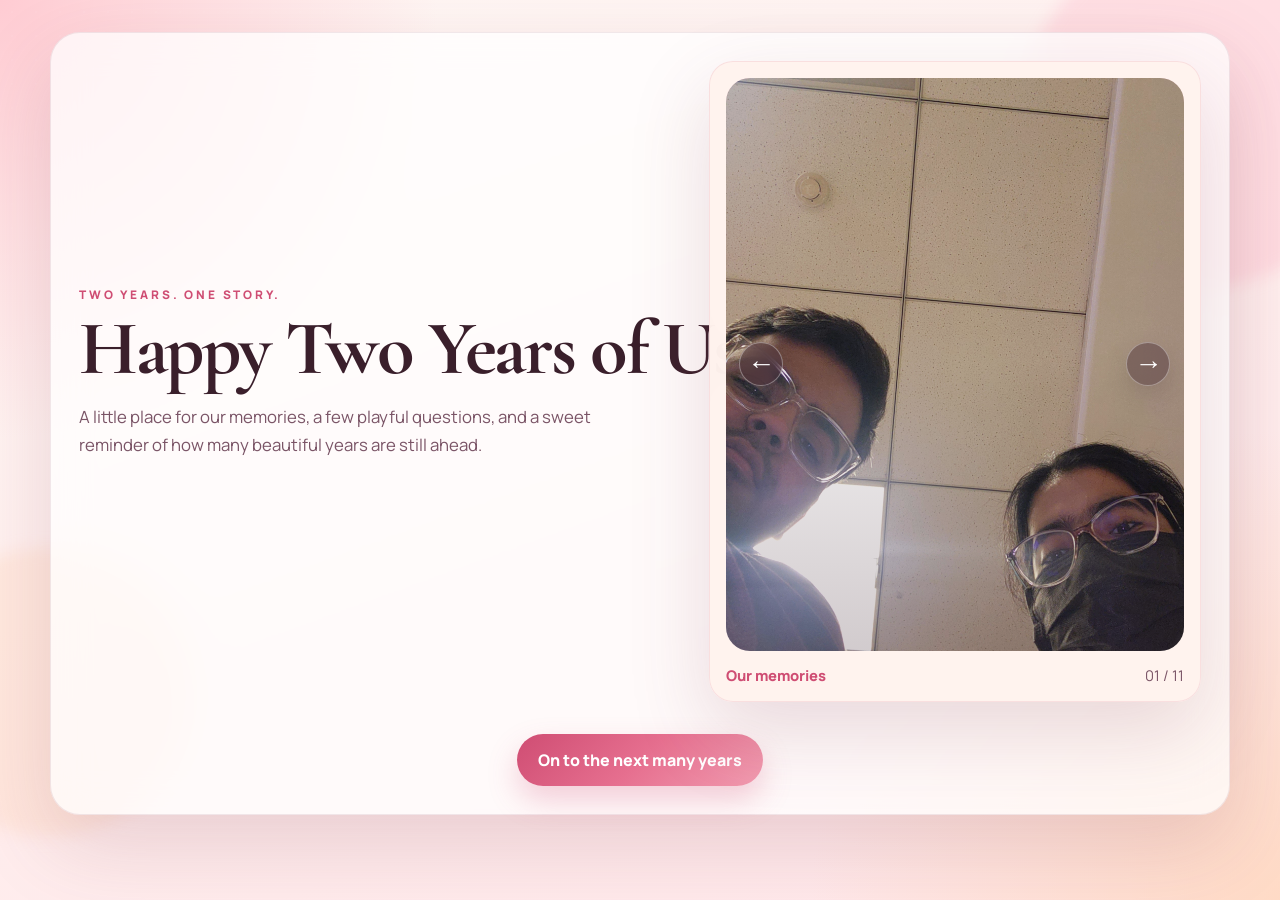
<file: index.html>
<!DOCTYPE html>
<html lang="en">
<head>
  <meta charset="UTF-8" />
  <meta name="viewport" content="width=device-width, initial-scale=1.0" />
  <title>Happy Two Years of Us, Tamanna!</title>
  <meta name="description" content="A romantic anniversary website for Tamanna with a photo slideshow, quiz, and heartfelt finale." />
  <link rel="preconnect" href="https://fonts.googleapis.com" />
  <link rel="preconnect" href="https://fonts.gstatic.com" crossorigin />
  <link href="https://fonts.googleapis.com/css2?family=Cormorant+Garamond:wght@500;600;700&family=Manrope:wght@400;500;600;700;800&display=swap" rel="stylesheet" />
  <link rel="stylesheet" href="styles.css" />
</head>
<body>
  <div class="page-glow page-glow--one"></div>
  <div class="page-glow page-glow--two"></div>

  <main class="shell">
    <section class="hero panel" id="hero">
      <div class="hero__copy">
        <p class="eyebrow">Two years. One story.</p>
        <h1>Happy Two Years of Us, Tamanna!</h1>
        <p class="lede">
          A little place for our memories, a few playful questions, and a sweet reminder of how many beautiful years are still ahead.
        </p>
      </div>

      <div class="hero__media">
        <div class="slideshow panel panel--soft" aria-label="Photo slideshow">
          <div class="slideshow__frame">
            <img id="slideshowImage" alt="Memories slideshow" />
            <div class="slideshow__overlay"></div>
            <button class="slideshow__arrow slideshow__arrow--prev" id="prevSlide" type="button" aria-label="Previous photo">&larr;</button>
            <button class="slideshow__arrow slideshow__arrow--next" id="nextSlide" type="button" aria-label="Next photo">&rarr;</button>
          </div>
          <div class="slideshow__caption">
            <span class="slideshow__label">Our memories</span>
            <span id="slideshowCounter">01 / 11</span>
          </div>
        </div>
      </div>

      <div class="hero__cta">
        <button class="primary-button" id="beginQuiz" type="button">On to the next many years</button>
      </div>
    </section>

    <section class="quiz panel" id="quiz" aria-live="polite">
      <div class="section-heading">
        <p class="eyebrow">The mini quiz</p>
        <h2>Answer a few little things about us</h2>
        <p>Keep going one card at a time. Your answers stay saved until the end.</p>
      </div>

      <div class="quiz__steps">
        <article class="quiz-step active" data-step="0">
          <div class="quiz-step__meta">
            <span>Question 1 of 5</span>
            <h3>When did we meet after coming into this relationship?</h3>
          </div>
          <label class="input-group">
            <span>Choose the date</span>
            <input id="metDate" type="date" />
            <p class="field-feedback" id="dateFeedback" aria-live="polite"></p>
          </label>
          <div class="step-actions">
            <button class="secondary-button" data-action="next" type="button">Next question</button>
          </div>
        </article>

        <article class="quiz-step" data-step="1">
          <div class="quiz-step__meta">
            <span>Question 2 of 5</span>
            <h3>Arrange what you want for the next 10 anniversaries</h3>
            <p>Drag cards, or use the arrow buttons. The top choice becomes 2027, then 2028, and so on.</p>
          </div>
          <div class="ranking-board">
            <div class="ranking-board__list" id="rankingList" aria-label="Wishlist ordering list"></div>
          </div>
          <div class="step-actions step-actions--spread">
            <button class="ghost-button" data-action="shuffle" type="button">Reorder randomly</button>
            <button class="secondary-button" data-action="next" type="button">Next question</button>
          </div>
        </article>

        <article class="quiz-step" data-step="2">
          <div class="quiz-step__meta">
            <span>Question 3 of 5</span>
            <h3>Which anniversary vibe should our next big celebration have?</h3>
          </div>
          <div class="choice-grid" data-choice-group="vibe">
            <button class="choice-card" type="button" data-value="beach">Sunset beach escape</button>
            <button class="choice-card" type="button" data-value="city">City lights and dinner</button>
            <button class="choice-card" type="button" data-value="villa">Quiet villa retreat</button>
            <button class="choice-card" type="button" data-value="surprise">A full surprise plan</button>
          </div>
          <div class="step-actions">
            <button class="secondary-button" data-action="next" type="button">Next question</button>
          </div>
        </article>

        <article class="quiz-step" data-step="3">
          <div class="quiz-step__meta">
            <span>Question 4 of 5</span>
            <h3>What is one tiny thing you always notice about us?</h3>
          </div>
          <label class="input-group">
            <span>Write a short answer</span>
            <textarea id="tinyThing" rows="4" placeholder="Something cute, funny, or romantic..."></textarea>
          </label>
          <div class="step-actions">
            <button class="secondary-button" data-action="next" type="button">Next question</button>
          </div>
        </article>

        <article class="quiz-step" data-step="4">
          <div class="quiz-step__meta">
            <span>Question 5 of 5</span>
            <h3>Pick the word that best describes us right now</h3>
          </div>
          <div class="choice-grid choice-grid--compact" data-choice-group="word">
            <button class="choice-card" type="button" data-value="soft">Soft</button>
            <button class="choice-card" type="button" data-value="dreamy">Dreamy</button>
            <button class="choice-card" type="button" data-value="electric">Electric</button>
            <button class="choice-card" type="button" data-value="forever">Forever</button>
          </div>
          <div class="step-actions">
            <button class="secondary-button" id="showResults" type="button">See the result</button>
          </div>
        </article>
      </div>
    </section>

    <section class="results panel" id="results">
      <div class="section-heading">
        <p class="eyebrow">Your answers</p>
        <h2>What you chose for the next years</h2>
        <p>Screenshot this and send it to me after you see how the years line up.</p>
      </div>

      <div class="summary-grid">
        <div class="summary-card">
          <h3>Meeting date</h3>
          <p id="summaryDate">Not chosen yet</p>
        </div>
        <div class="summary-card">
          <h3>Anniversary wishlist</h3>
          <div id="summaryList" class="summary-list"></div>
        </div>
        <div class="summary-card summary-card--wide">
          <h3>One tiny thing you notice about us</h3>
          <p id="summaryTinyThing">Not written yet</p>
        </div>
      </div>

      <div class="results__prompt panel--soft">
        <p>Screenshot this and send it to me.</p>
        <button class="primary-button" id="goToFinal" type="button">Open the next page</button>
      </div>
    </section>

    <section class="final panel" id="final">
      <div class="section-heading">
        <p class="eyebrow">Last page</p>
        <h2>A final note</h2>
      </div>
      <div class="final-note panel--soft">
        <p id="finalParagraph">A little paragraph for Tamanna will live here. You can replace this with your own note before publishing.</p>
      </div>
    </section>
  </main>

  <template id="rankingItemTemplate">
    <div class="ranking-item" draggable="true">
      <div class="ranking-item__visual">
        <span class="ranking-item__year">2027</span>
      </div>
      <div class="ranking-item__content">
        <strong></strong>
        <p></p>
      </div>
      <div class="ranking-item__actions">
        <button type="button" class="icon-button" data-dir="up" aria-label="Move item up">↑</button>
        <button type="button" class="icon-button" data-dir="down" aria-label="Move item down">↓</button>
      </div>
    </div>
  </template>

  <script src="app.js"></script>
</body>
</html>
</file>
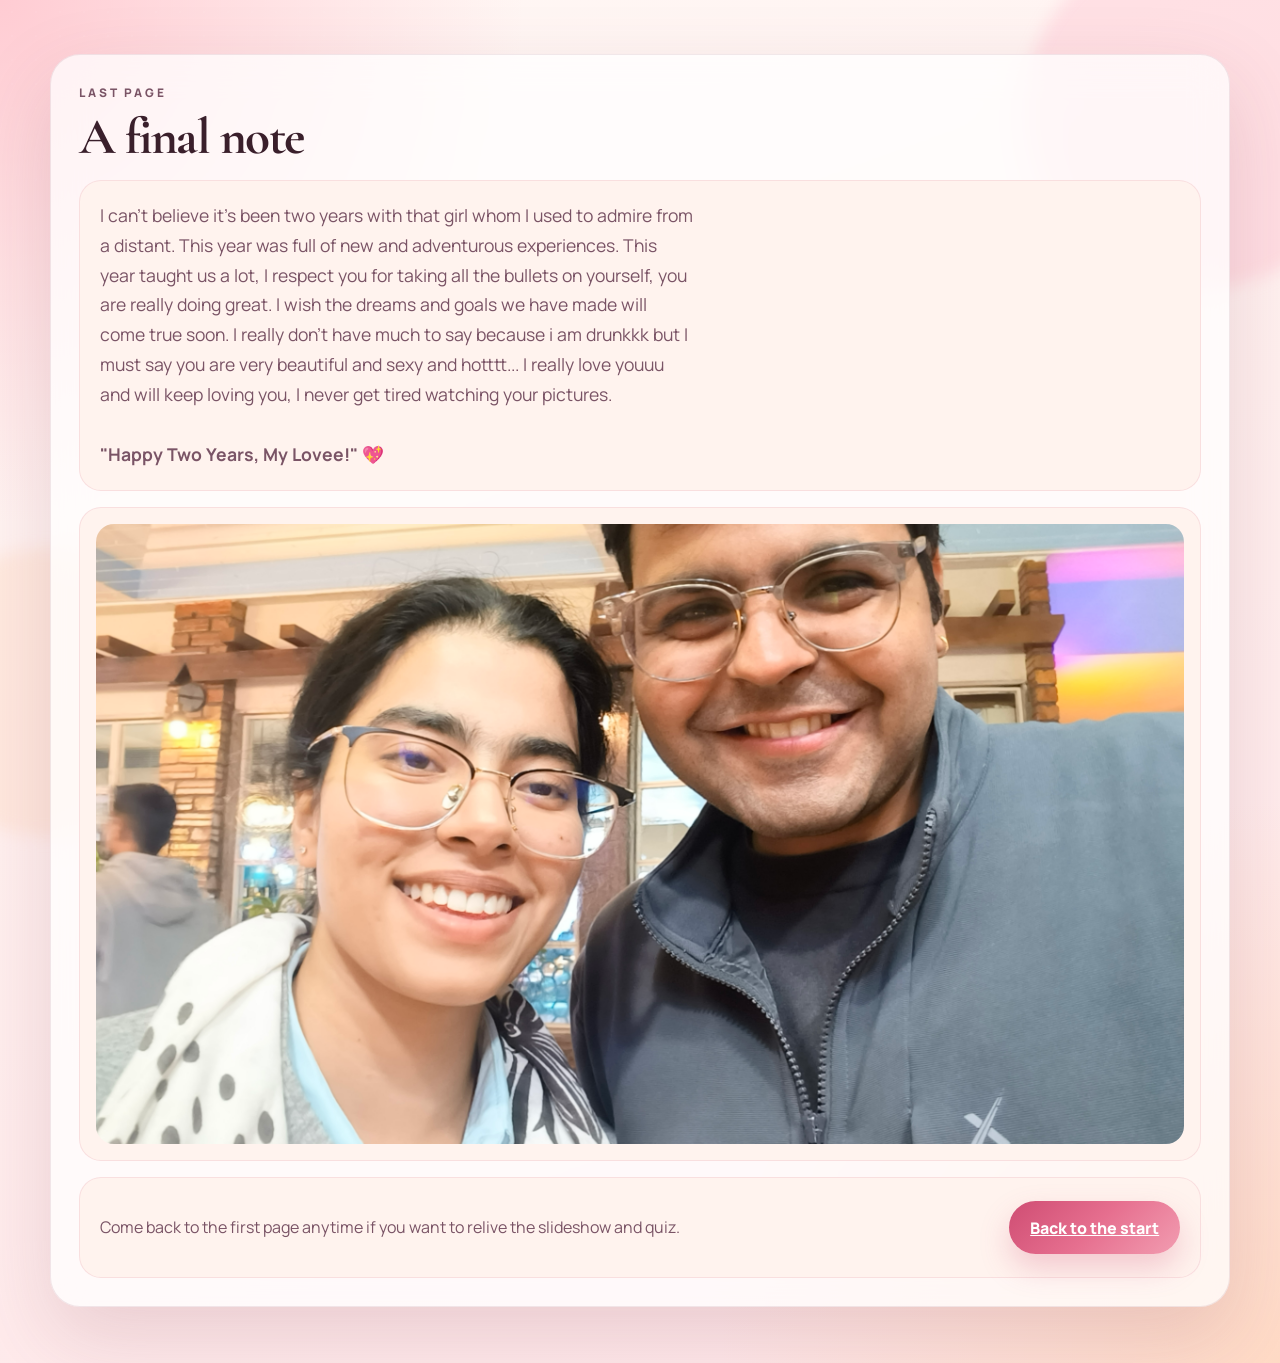
<file: final.html>
<!DOCTYPE html>
<html lang="en">
<head>
  <meta charset="UTF-8" />
  <meta name="viewport" content="width=device-width, initial-scale=1.0" />
  <title>A Note for Tamanna</title>
  <meta name="description" content="The closing page for Tamanna's anniversary website." />
  <link rel="preconnect" href="https://fonts.googleapis.com" />
  <link rel="preconnect" href="https://fonts.gstatic.com" crossorigin />
  <link href="https://fonts.googleapis.com/css2?family=Cormorant+Garamond:wght@500;600;700&family=Manrope:wght@400;500;600;700;800&display=swap" rel="stylesheet" />
  <link rel="stylesheet" href="styles.css" />
</head>
<body>
  <div class="page-glow page-glow--one"></div>
  <div class="page-glow page-glow--two"></div>

  <main class="shell">
    <section class="final panel">
      <div class="section-heading">
        <p class="eyebrow">Last page</p>
        <h2>A final note</h2>
      </div>

      <div class="final-note panel--soft">
        <p>I can't believe it's been two years with that girl whom I used to admire from a distant. This year was full of new and adventurous experiences. This year taught us a lot, I respect you for taking all the bullets on yourself, you are really doing great. I wish the dreams and goals we have made will come true soon. I really don't have much to say because i am drunkkk but I must say you are very beautiful and sexy and hotttt... I really love youuu and will keep loving you, I never get tired watching your pictures. <br /><br /><strong>"Happy Two Years, My Lovee!" 💖</strong></p>
      </div>

      <figure class="final-photo panel--soft">
        <img id="finalPhoto" alt="A random memory of us" />
      </figure>

      <div class="results__prompt panel--soft" style="margin-top: 16px;">
        <p>Come back to the first page anytime if you want to relive the slideshow and quiz.</p>
        <a class="primary-button" href="index.html">Back to the start</a>
      </div>
    </section>
  </main>
  <script>
    const finalPhotos = [
      "20230309_094151.jpg",
      "IMG-20220911-WA0016.jpg",
      "IMG-20250531-WA0028.jpg",
      "IMG-20250601-WA0046.jpg",
      "IMG20250302145809.jpg",
      "IMG20250302151945.jpg",
      "IMG20250728173726.jpg",
      "IMG20251206152449.jpg",
      "IMG20251206160921.jpg",
      "IMG_20240507_233926.jpg",
      "1000148727_enhanced.jpg.png"
    ];

    const finalPhoto = document.getElementById("finalPhoto");
    const randomPhoto = finalPhotos[Math.floor(Math.random() * finalPhotos.length)];
    finalPhoto.src = randomPhoto;
  </script>
</body>
</html>
</file>
<file: styles.css>
:root {
  color-scheme: light;
  --bg: #fff6f2;
  --bg-strong: #ffe7df;
  --panel: rgba(255, 255, 255, 0.72);
  --panel-strong: rgba(255, 243, 238, 0.96);
  --text: #3a1f2b;
  --muted: #7a5466;
  --accent: #cf4d73;
  --accent-2: #f08aaa;
  --accent-3: #f9bdc8;
  --shadow: 0 30px 80px rgba(134, 64, 84, 0.18);
  --border: rgba(140, 77, 96, 0.12);
}

* {
  box-sizing: border-box;
}

html {
  scroll-behavior: smooth;
}

body {
  margin: 0;
  min-height: 100vh;
  color: var(--text);
  font-family: "Manrope", sans-serif;
  background:
    radial-gradient(circle at top left, rgba(255, 196, 205, 0.85), transparent 28%),
    radial-gradient(circle at bottom right, rgba(255, 214, 184, 0.72), transparent 30%),
    linear-gradient(160deg, #fff8f5 0%, #fff0ef 46%, #ffe6e9 100%);
  overflow-x: hidden;
}

body::before {
  content: "";
  position: fixed;
  inset: 0;
  pointer-events: none;
  background-image:
    radial-gradient(rgba(255, 255, 255, 0.24) 1px, transparent 1px);
  background-size: 24px 24px;
  mask-image: linear-gradient(to bottom, rgba(0, 0, 0, 0.25), transparent 80%);
}

.page-glow {
  position: fixed;
  border-radius: 999px;
  filter: blur(8px);
  pointer-events: none;
  z-index: 0;
}

.page-glow--one {
  width: 22rem;
  height: 22rem;
  right: -6rem;
  top: -4rem;
  background: rgba(255, 164, 187, 0.25);
}

.page-glow--two {
  width: 18rem;
  height: 18rem;
  left: -6rem;
  bottom: 4rem;
  background: rgba(255, 208, 173, 0.26);
}

.shell {
  position: relative;
  z-index: 1;
  width: min(1180px, calc(100vw - 32px));
  margin: 0 auto;
  padding: 32px 0 56px;
}

.panel {
  background: var(--panel);
  border: 1px solid var(--border);
  border-radius: 30px;
  box-shadow: var(--shadow);
  backdrop-filter: blur(18px);
}

.panel--soft {
  background: var(--panel-strong);
  border: 1px solid rgba(207, 77, 115, 0.12);
  border-radius: 24px;
}

.hero,
.quiz,
.results,
.final {
  padding: 28px;
}

.hero {
  display: grid;
  grid-template-columns: minmax(0, 1.1fr) minmax(0, 0.9fr);
  gap: 28px;
  align-items: center;
}

.hero__cta {
  grid-column: 1 / -1;
  display: flex;
  justify-content: center;
  padding-top: 4px;
}

.hero__copy h1,
.section-heading h2 {
  margin: 0;
  font-family: "Cormorant Garamond", serif;
  font-weight: 700;
  line-height: 0.95;
  letter-spacing: -0.03em;
}

.hero__copy h1 {
  font-size: clamp(3rem, 6vw, 5.8rem);
  max-width: none;
  white-space: nowrap;
}

.section-heading h2 {
  font-size: clamp(2rem, 4vw, 3.4rem);
}

.eyebrow {
  margin: 0 0 10px;
  color: var(--accent);
  text-transform: uppercase;
  letter-spacing: 0.24em;
  font-size: 0.74rem;
  font-weight: 800;
}

.lede,
.section-heading p,
.summary-card p,
.results__prompt p,
.final-note p {
  color: var(--muted);
  line-height: 1.7;
}

.lede {
  max-width: 52ch;
  font-size: 1.05rem;
}

.primary-button,
.secondary-button,
.ghost-button,
.choice-card,
.icon-button {
  border: 0;
  font: inherit;
  cursor: pointer;
  transition: transform 0.18s ease, box-shadow 0.18s ease, background 0.18s ease, opacity 0.18s ease;
}

.primary-button,
.secondary-button,
.ghost-button {
  padding: 0.95rem 1.3rem;
  border-radius: 999px;
  font-weight: 800;
}

.primary-button {
  color: white;
  background: linear-gradient(135deg, var(--accent) 0%, #e66f8f 50%, #f29db1 100%);
  box-shadow: 0 14px 30px rgba(207, 77, 115, 0.26);
}

.secondary-button {
  color: var(--text);
  background: #fff;
  border: 1px solid rgba(122, 84, 102, 0.12);
}

.ghost-button {
  color: var(--accent);
  background: rgba(255, 255, 255, 0.5);
  border: 1px dashed rgba(207, 77, 115, 0.35);
}

.primary-button:hover,
.secondary-button:hover,
.ghost-button:hover,
.choice-card:hover,
.icon-button:hover {
  transform: translateY(-1px) scale(1.01);
}

.hero__media {
  min-width: 0;
}

.slideshow {
  padding: 16px;
  display: grid;
  gap: 14px;
}

.slideshow__frame {
  position: relative;
  overflow: hidden;
  aspect-ratio: 4 / 5;
  min-height: 0;
  border-radius: 24px;
  background: linear-gradient(180deg, rgba(255, 214, 224, 0.95), rgba(255, 243, 238, 0.95));
}

.slideshow__frame img {
  width: 100%;
  height: 100%;
  object-fit: cover;
  display: block;
  filter: saturate(1.05) contrast(1.02);
}

.slideshow__overlay {
  position: absolute;
  inset: 0;
  background: linear-gradient(180deg, transparent 0%, rgba(48, 19, 30, 0.06) 50%, rgba(48, 19, 30, 0.22) 100%);
}

.slideshow__arrow {
  position: absolute;
  top: 50%;
  transform: translateY(-50%);
  z-index: 2;
  width: 2.75rem;
  height: 2.75rem;
  border-radius: 999px;
  border: 1px solid rgba(255, 255, 255, 0.35);
  background: rgba(58, 31, 43, 0.38);
  color: #fff;
  font-size: 1.75rem;
  line-height: 1;
  display: grid;
  place-items: center;
  backdrop-filter: blur(10px);
  box-shadow: 0 10px 24px rgba(58, 31, 43, 0.18);
}

.slideshow__arrow:hover {
  background: rgba(58, 31, 43, 0.52);
}

.slideshow__arrow--prev {
  left: 0.85rem;
}

.slideshow__arrow--next {
  right: 0.85rem;
}

.slideshow__caption {
  display: flex;
  justify-content: space-between;
  gap: 12px;
  align-items: center;
  color: var(--muted);
  font-size: 0.92rem;
}

.slideshow__label {
  font-weight: 800;
  color: var(--accent);
}

.quiz,
.results,
.final {
  margin-top: 22px;
}

.section-heading {
  margin-bottom: 18px;
  max-width: 64ch;
}

.quiz__steps {
  display: grid;
}

.quiz-step {
  display: none;
  padding: 18px 0 4px;
}

.quiz-step.active {
  display: grid;
  gap: 18px;
  animation: floatIn 0.35s ease both;
}

.quiz-step__meta h3 {
  margin: 8px 0 0;
  font-size: clamp(1.45rem, 3vw, 2rem);
  line-height: 1.1;
}

.quiz-step__meta span {
  color: var(--accent);
  font-size: 0.8rem;
  letter-spacing: 0.08em;
  text-transform: uppercase;
  font-weight: 800;
}

.input-group {
  display: grid;
  gap: 10px;
  max-width: 420px;
}

.input-group span {
  color: var(--muted);
  font-weight: 700;
}

.field-feedback {
  min-height: 1.1em;
  margin: 0;
  color: #a43f63;
  font-size: 0.92rem;
  font-weight: 700;
}

input[type="date"],
textarea {
  width: 100%;
  border: 1px solid rgba(122, 84, 102, 0.15);
  border-radius: 18px;
  padding: 1rem 1.05rem;
  background: rgba(255, 255, 255, 0.84);
  color: var(--text);
  font: inherit;
  box-shadow: inset 0 1px 0 rgba(255, 255, 255, 0.85);
}

textarea {
  resize: vertical;
  min-height: 132px;
}

.ranking-board {
  padding: 18px;
  border-radius: 24px;
  background: linear-gradient(180deg, rgba(255, 251, 249, 0.8), rgba(255, 236, 241, 0.9));
  border: 1px solid rgba(207, 77, 115, 0.1);
}

.ranking-board__list {
  display: grid;
  gap: 14px;
}

.ranking-item {
  display: grid;
  grid-template-columns: auto minmax(0, 1fr) auto;
  align-items: center;
  gap: 14px;
  padding: 14px;
  border-radius: 22px;
  background: rgba(255, 255, 255, 0.86);
  border: 1px solid rgba(122, 84, 102, 0.08);
  box-shadow: 0 12px 26px rgba(163, 78, 101, 0.08);
}

.ranking-item__visual {
  width: 72px;
  height: 72px;
  border-radius: 20px;
  display: grid;
  place-items: center;
  color: white;
  background: linear-gradient(145deg, #c94c72, #f08aaa 48%, #ffd1dd 100%);
  box-shadow: inset 0 1px 0 rgba(255, 255, 255, 0.35);
}

.ranking-item__year {
  font-size: 0.85rem;
  font-weight: 900;
  letter-spacing: 0.12em;
}

.ranking-item__content strong {
  display: block;
  font-size: 1rem;
}

.ranking-item__content p {
  margin: 6px 0 0;
  color: var(--muted);
  font-size: 0.92rem;
}

.ranking-item__actions {
  display: flex;
  gap: 8px;
}

.icon-button {
  width: 40px;
  height: 40px;
  border-radius: 999px;
  background: #fff;
  border: 1px solid rgba(122, 84, 102, 0.12);
  color: var(--accent);
  font-weight: 900;
}

.choice-grid {
  display: grid;
  grid-template-columns: repeat(2, minmax(0, 1fr));
  gap: 12px;
}

.choice-grid--compact {
  grid-template-columns: repeat(4, minmax(0, 1fr));
}

.choice-card {
  min-height: 96px;
  padding: 18px;
  border-radius: 22px;
  background: rgba(255, 255, 255, 0.9);
  border: 1px solid rgba(122, 84, 102, 0.08);
  color: var(--text);
  text-align: left;
  font-weight: 700;
  line-height: 1.3;
  box-shadow: 0 12px 30px rgba(163, 78, 101, 0.08);
}

.choice-card.selected {
  border-color: rgba(207, 77, 115, 0.35);
  box-shadow: 0 14px 34px rgba(207, 77, 115, 0.18);
  background: linear-gradient(180deg, rgba(255, 244, 247, 0.98), rgba(255, 255, 255, 0.98));
}

.step-actions {
  display: flex;
  justify-content: flex-end;
  flex-wrap: wrap;
  gap: 12px;
}

.step-actions--spread {
  justify-content: space-between;
}

.summary-grid {
  display: grid;
  grid-template-columns: repeat(2, minmax(0, 1fr));
  gap: 16px;
}

.summary-card,
.results__prompt,
.final-note {
  padding: 20px;
  border-radius: 22px;
}

.summary-card {
  background: rgba(255, 255, 255, 0.86);
  border: 1px solid rgba(122, 84, 102, 0.08);
}

.summary-card--wide {
  grid-column: 1 / -1;
}

.summary-list {
  display: grid;
  gap: 10px;
}

.summary-row {
  padding: 12px 14px;
  border-radius: 16px;
  background: rgba(255, 243, 239, 0.98);
  border: 1px solid rgba(207, 77, 115, 0.1);
}

.results__prompt {
  margin-top: 16px;
  display: flex;
  justify-content: space-between;
  gap: 16px;
  align-items: center;
  flex-wrap: wrap;
}

.final-note {
  min-height: 220px;
  display: grid;
  align-items: center;
}

.final-note p {
  margin: 0;
  max-width: 54ch;
  font-size: 1.1rem;
}

.final-photo {
  margin: 16px 0 0;
  padding: 16px;
  border-radius: 22px;
}

.final-photo img {
  width: 100%;
  max-height: 620px;
  aspect-ratio: 4 / 5;
  object-fit: cover;
  display: block;
  border-radius: 18px;
}

[hidden] {
  display: none !important;
}

@keyframes floatIn {
  from {
    opacity: 0;
    transform: translateY(12px);
  }
  to {
    opacity: 1;
    transform: translateY(0);
  }
}

@media (max-width: 960px) {
  .hero,
  .summary-grid,
  .choice-grid--compact {
    grid-template-columns: 1fr;
  }

  .hero__cta {
    justify-content: flex-start;
  }

  .slideshow__frame {
    aspect-ratio: 1 / 1.1;
  }

  .choice-grid {
    grid-template-columns: 1fr;
  }
}

@media (max-width: 640px) {
  .shell {
    width: min(100vw - 18px, 1180px);
    padding: 18px 0 34px;
  }

  .hero,
  .quiz,
  .results,
  .final {
    padding: 18px;
  }

  .hero__copy h1 {
    font-size: clamp(2.1rem, 9vw, 3rem);
    white-space: normal;
    max-width: 12ch;
  }

  .primary-button,
  .secondary-button,
  .ghost-button {
    width: 100%;
    justify-content: center;
  }

  .hero__cta {
    justify-content: stretch;
  }

  .slideshow__caption,
  .results__prompt {
    flex-direction: column;
    align-items: flex-start;
  }

  .slideshow__arrow {
    width: 2.4rem;
    height: 2.4rem;
    font-size: 1.5rem;
  }

  .slideshow__frame {
    aspect-ratio: 4 / 5;
  }

  .ranking-item {
    grid-template-columns: 1fr;
  }

  .ranking-item__actions {
    justify-content: flex-end;
  }
}
</file>
